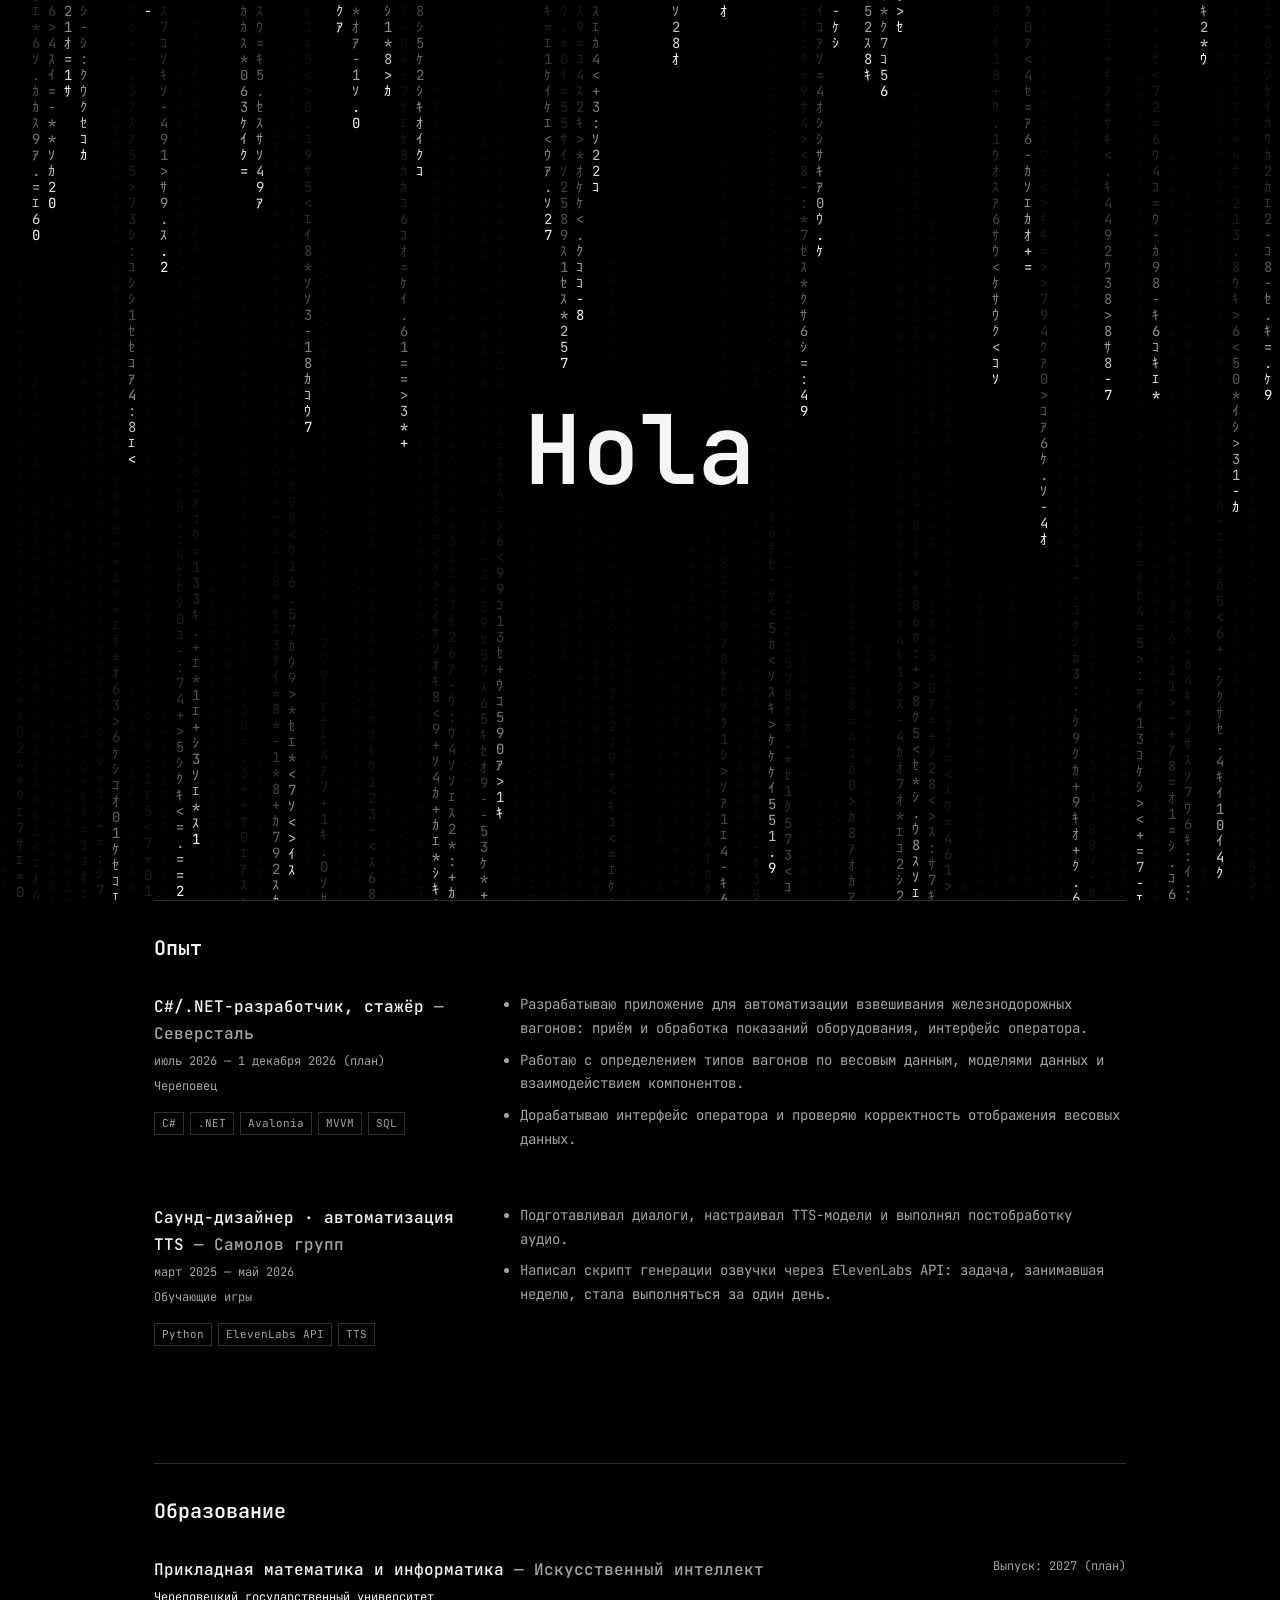
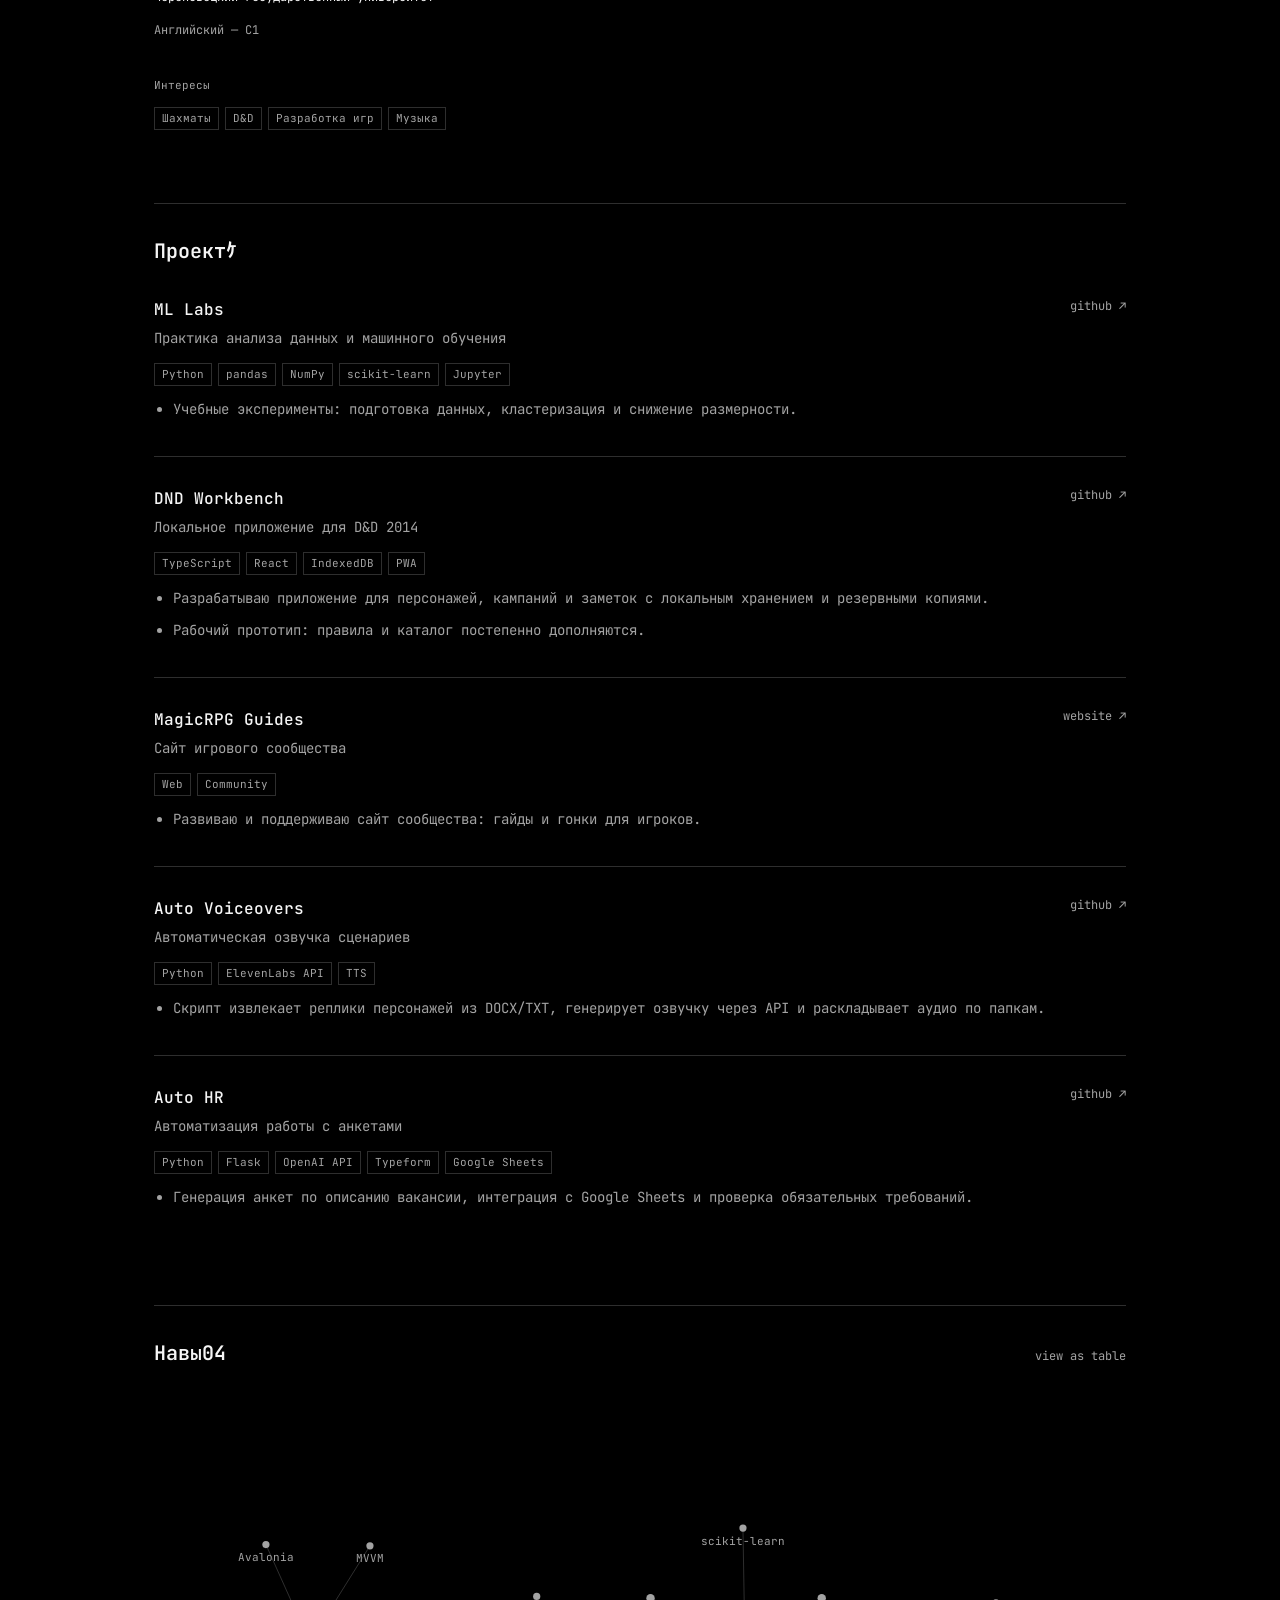
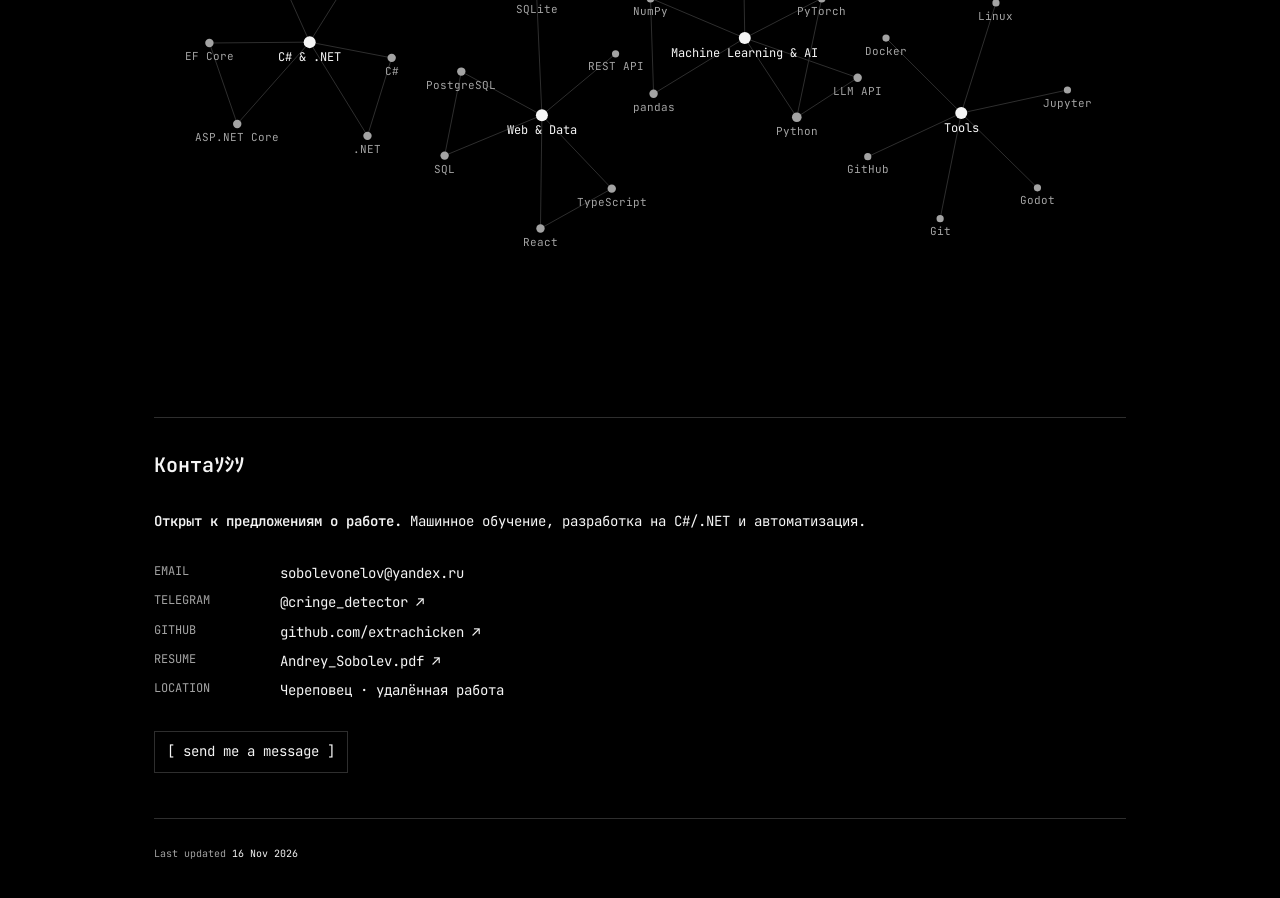
<file: index.html>
<!doctype html>
<html lang="ru" data-theme="dark">
<head>
<meta charset="utf-8"><meta name="viewport" content="width=device-width,initial-scale=1">
<title>Андрей Соболев — Machine Learning · C#/.NET</title>
<meta name="description" content="Андрей Соболев: машинное обучение, разработка на C#/.NET и Python, автоматизация. Опыт, проекты и интерактивное резюме.">
<meta name="theme-color" content="#000000"><meta property="og:title" content="Андрей Соболев — разработчик"><meta property="og:description" content="Machine Learning · C#/.NET · Python. Опыт, проекты и интерактивное резюме."><meta property="og:type" content="website"><meta property="og:url" content="https://extrachicken.github.io/">
<link rel="canonical" href="https://extrachicken.github.io/"><link rel="icon" href="assets/icon.svg">
<link rel="stylesheet" href="assets/vendor/lenis.css?v=2f668ae84a66"><link rel="stylesheet" href="assets/style.css?v=0e1152d8f11d"><script src="assets/theme.js?v=06ea177a6511"></script>
</head>
<body>
<a class="skip-link" href="#experience">Перейти к опыту</a>
<div class="intro" id="intro" aria-hidden="true"><canvas></canvas><span class="intro-word">Hello</span></div>
<canvas id="life" aria-hidden="true"></canvas>
<header class="ribbon"><div class="shell ribbon-inner"><a class="wordmark" href="#top">andrey@extrachicken:~$</a><nav aria-label="Разделы резюме"><a href="#experience"><span class="long">[ experience ]</span><span class="short">exp</span></a><a href="#education"><span class="long">[ education ]</span><span class="short">edu</span></a><a href="#projects"><span class="long">[ projects ]</span><span class="short">proj</span></a><a href="#skills"><span class="long">[ skills ]</span><span class="short">skills</span></a></nav><div class="ribbon-actions"><a class="action" href="resume.pdf" target="_blank" aria-label="Открыть резюме PDF">▤ <span class="long">resume</span><span class="short">CV</span></a><button class="action contact-open" aria-label="Написать Андрею">✉<span class="long"> contact</span></button><button class="action theme-toggle" aria-label="Переключить светлую и тёмную тему"></button></div></div></header>
<main class="shell">
<h1 class="sr-only">Андрей Соболев — Machine Learning · C#/.NET Developer</h1>
<section class="terminal" id="top" tabindex="-1" aria-label="Интерактивный терминал резюме" data-lenis-prevent><div class="terminal-viewport"><div id="terminal-output" aria-live="polite"></div><form id="terminal-form" class="input-line"><label for="terminal-command"><span class="prompt">andrey<span class="host">@extrachicken</span></span><span class="muted"> ~ $ </span></label><span class="terminal-field"><input id="terminal-command" autocomplete="off" autocapitalize="off" spellcheck="false" aria-label="Terminal command"><span class="terminal-mirror" aria-hidden="true"></span></span></form></div></section>
<a class="scroll-cue" href="#experience">more below <span>↓</span></a>
<section class="content-section reveal" id="experience"><h2>Опыт</h2><article class="entry"><div class="entry-meta"><h3>C#/.NET-разработчик, стажёр <span>— Северсталь</span></h3><p>июль 2026 — 1 декабря 2026 (план)</p><p>Череповец</p><div class="tags"><span class="tag">C#</span><span class="tag">.NET</span><span class="tag">Avalonia</span><span class="tag">MVVM</span><span class="tag">SQL</span></div></div><ul><li>Разрабатываю приложение для автоматизации взвешивания железнодорожных вагонов: приём и обработка показаний оборудования, интерфейс оператора.</li><li>Работаю с определением типов вагонов по весовым данным, моделями данных и взаимодействием компонентов.</li><li>Дорабатываю интерфейс оператора и проверяю корректность отображения весовых данных.</li></ul></article><article class="entry"><div class="entry-meta"><h3>Саунд-дизайнер · автоматизация TTS <span>— Самолов групп</span></h3><p>март 2025 — май 2026</p><p>Обучающие игры</p><div class="tags"><span class="tag">Python</span><span class="tag">ElevenLabs API</span><span class="tag">TTS</span></div></div><ul><li>Подготавливал диалоги, настраивал TTS-модели и выполнял постобработку аудио.</li><li>Написал скрипт генерации озвучки через ElevenLabs API: задача, занимавшая неделю, стала выполняться за один день.</li></ul></article></section>
<section class="content-section reveal" id="education"><h2>Образование</h2><article class="education"><div><h3>Прикладная математика и информатика <span>— Искусственный интеллект</span></h3><p>Череповецкий государственный университет</p><p class="muted">Английский — C1</p></div><p class="muted">Выпуск: 2027 (план)</p></article><p class="muted small">Интересы</p><div class="tags"><span class="tag">Шахматы</span><span class="tag">D&D</span><span class="tag">Разработка игр</span><span class="tag">Музыка</span></div></section>
<section class="content-section reveal" id="projects"><h2>Проекты</h2><article class="project"><h3>ML Labs <a href="https://github.com/extrachicken/ML-labs" target="_blank" rel="noreferrer">github ↗</a></h3><p>Практика анализа данных и машинного обучения</p><div class="tags"><span class="tag">Python</span><span class="tag">pandas</span><span class="tag">NumPy</span><span class="tag">scikit-learn</span><span class="tag">Jupyter</span></div><ul><li>Учебные эксперименты: подготовка данных, кластеризация и снижение размерности.</li></ul></article><article class="project"><h3>DND Workbench <a href="https://github.com/extrachicken/DND-Workbench" target="_blank" rel="noreferrer">github ↗</a></h3><p>Локальное приложение для D&amp;D 2014</p><div class="tags"><span class="tag">TypeScript</span><span class="tag">React</span><span class="tag">IndexedDB</span><span class="tag">PWA</span></div><ul><li>Разрабатываю приложение для персонажей, кампаний и заметок с локальным хранением и резервными копиями.</li><li>Рабочий прототип: правила и каталог постепенно дополняются.</li></ul></article><article class="project"><h3>MagicRPG Guides <a href="https://lolimagic.com/" target="_blank" rel="noreferrer">website ↗</a></h3><p>Сайт игрового сообщества</p><div class="tags"><span class="tag">Web</span><span class="tag">Community</span></div><ul><li>Развиваю и поддерживаю сайт сообщества: гайды и гонки для игроков.</li></ul></article><article class="project"><h3>Auto Voiceovers <a href="https://github.com/extrachicken/auto-voiceovers" target="_blank" rel="noreferrer">github ↗</a></h3><p>Автоматическая озвучка сценариев</p><div class="tags"><span class="tag">Python</span><span class="tag">ElevenLabs API</span><span class="tag">TTS</span></div><ul><li>Скрипт извлекает реплики персонажей из DOCX/TXT, генерирует озвучку через API и раскладывает аудио по папкам.</li></ul></article><article class="project"><h3>Auto HR <a href="https://github.com/extrachicken/auto-HR" target="_blank" rel="noreferrer">github ↗</a></h3><p>Автоматизация работы с анкетами</p><div class="tags"><span class="tag">Python</span><span class="tag">Flask</span><span class="tag">OpenAI API</span><span class="tag">Typeform</span><span class="tag">Google Sheets</span></div><ul><li>Генерация анкет по описанию вакансии, интеграция с Google Sheets и проверка обязательных требований.</li></ul></article></section>
<section class="content-section reveal" id="skills"><div class="section-title"><h2>Навыки</h2><button id="skills-toggle" aria-pressed="false">view as table</button></div><div id="skills-body"><div id="skill-graph-wrap"><svg id="skill-graph" aria-label="Интерактивный граф навыков"></svg></div><div id="skill-table" hidden><div><h3>C# &amp; .NET</h3><div class="tags"><span class="tag">C#</span><span class="tag">.NET</span><span class="tag">ASP.NET Core</span><span class="tag">EF Core</span><span class="tag">Avalonia</span><span class="tag">MVVM</span></div></div><div><h3>Web &amp; Data</h3><div class="tags"><span class="tag">TypeScript</span><span class="tag">React</span><span class="tag">SQL</span><span class="tag">PostgreSQL</span><span class="tag">SQLite</span><span class="tag">REST API</span></div></div><div><h3>Machine Learning &amp; AI</h3><div class="tags"><span class="tag">Python</span><span class="tag">pandas</span><span class="tag">NumPy</span><span class="tag">scikit-learn</span><span class="tag">PyTorch</span><span class="tag">LLM API</span></div></div><div><h3>Tools</h3><div class="tags"><span class="tag">Git</span><span class="tag">GitHub</span><span class="tag">Docker</span><span class="tag">Linux</span><span class="tag">Jupyter</span><span class="tag">Godot</span></div></div></div></div></section>
<section class="content-section reveal" id="contact"><h2>Контакты</h2><p><strong>Открыт к предложениям о работе.</strong> Машинное обучение, разработка на C#/.NET и автоматизация.</p><dl class="contact-list"><div><dt>EMAIL</dt><dd><a href="mailto:sobolevonelov@yandex.ru">sobolevonelov@yandex.ru</a></dd></div><div><dt>TELEGRAM</dt><dd><a href="https://t.me/cringe_detector" target="_blank" rel="noreferrer">@cringe_detector ↗</a></dd></div><div><dt>GITHUB</dt><dd><a href="https://github.com/extrachicken" target="_blank" rel="noreferrer">github.com/extrachicken ↗</a></dd></div><div><dt>RESUME</dt><dd><a href="resume.pdf" target="_blank">Andrey_Sobolev.pdf ↗</a></dd></div><div><dt>LOCATION</dt><dd>Череповец · удалённая работа</dd></div></dl><button class="contact-open contact-cta">[ send me a message ]</button></section>
<footer><span>Last updated <b>16 Nov 2026</b></span></footer>
</main>
<dialog id="contact-dialog" aria-labelledby="contact-title" data-lenis-prevent><div class="window-bar"><button id="close-contact" aria-label="Закрыть">×</button><span id="contact-title">new_message.txt</span></div><div class="window-body"><form id="contact-form"><p>to: <b>Андрей Соболев</b></p><label>Ваше имя<input name="name" required maxlength="100" autocomplete="name"></label><label>Ваш email<input name="email" type="email" required maxlength="254" autocomplete="email"></label><label>Сообщение<textarea name="message" required maxlength="3000" rows="5"></textarea></label><p class="small muted">Откроется готовое письмо в вашем почтовом приложении.</p><button type="submit" class="contact-cta">[ compose email ]</button></form><div id="mail-scene" hidden><div class="mail-machines"><figure><span class="pixel-computer"></span><figcaption>you</figcaption></figure><figure><span class="pixel-computer"></span><figcaption>andrey</figcaption></figure></div><span id="mail-letter">✉</span><div id="mail-log" role="status"></div><a id="mail-draft" class="contact-cta" href="mailto:sobolevonelov@yandex.ru" hidden>[ открыть письмо ещё раз ]</a></div></div></dialog>
<noscript><style>.intro,.terminal,.scroll-cue,#skills-toggle,#skill-graph-wrap{display:none!important}#skill-table[hidden]{display:grid!important}</style><p class="shell">Для интерактивного терминала нужен JavaScript. Опыт, проекты и контакты доступны ниже.</p></noscript>
<script src="assets/vendor/lenis.min.js?v=80f53e77f1c1"></script><script src="assets/profile.js?v=ddf6049e7f47"></script><script src="assets/effects.js?v=dfdac4abb23a"></script><script src="assets/terminal.js?v=c19b254a1606"></script><script src="assets/skills.js?v=bf42b8adee41"></script><script src="assets/app.js?v=2951e8da1c63"></script>
</body></html>
</file>
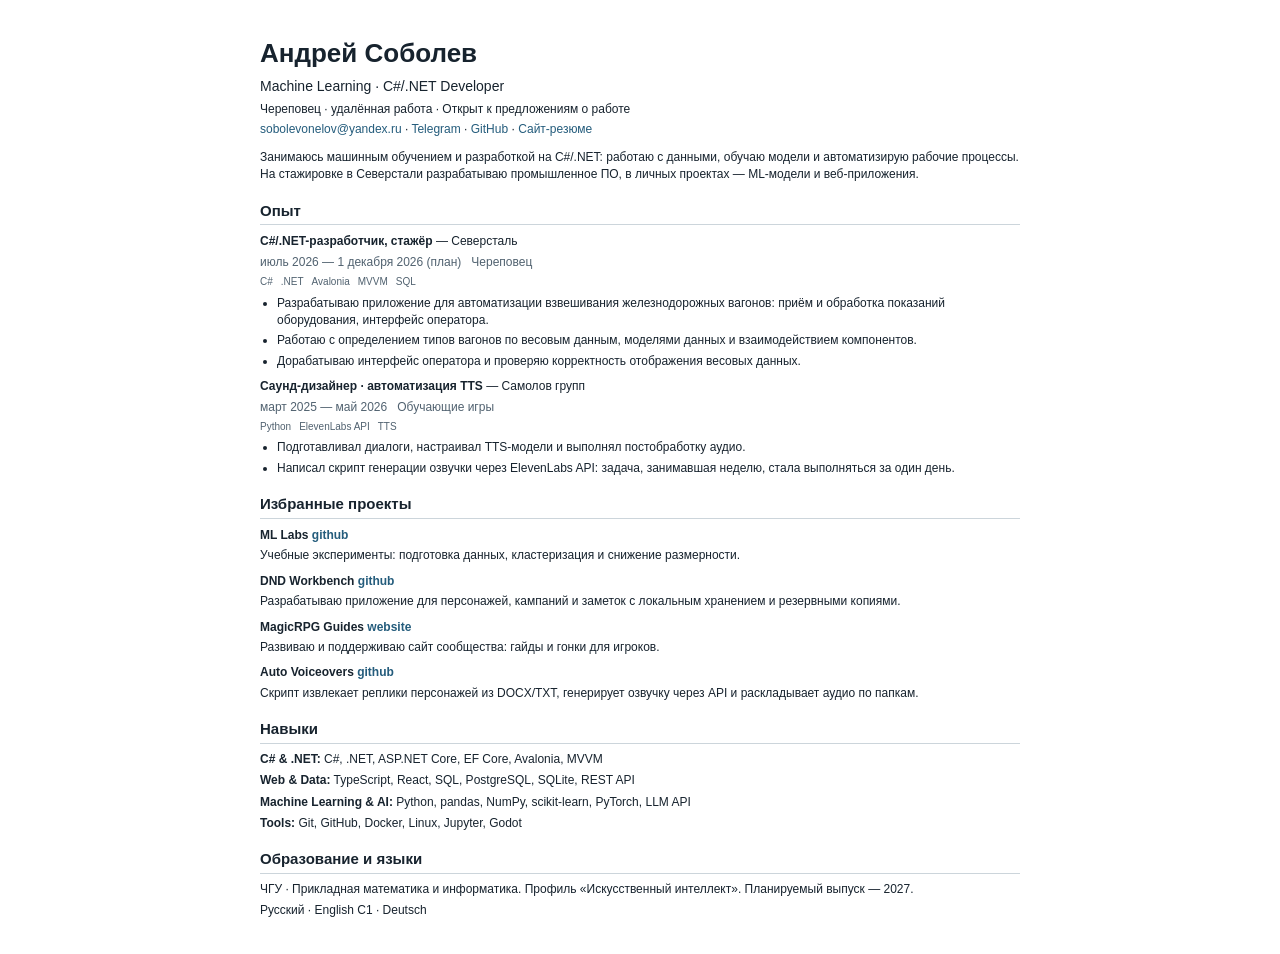
<file: resume.html>
<!doctype html><html lang="ru"><meta charset="utf-8"><title>Андрей Соболев — резюме</title><style>
body{font:12px/1.45 Arial,sans-serif;max-width:760px;margin:35px auto;color:#17232e}h1{font-size:26px;margin:0 0 3px}h2{font-size:15px;border-bottom:1px solid #ccd5db;margin:16px 0 7px;padding-bottom:3px}h3{font-size:12px;margin:8px 0 3px}h3 span{font-weight:400}p{margin:3px 0}ul{padding-left:17px;margin:5px 0}li{margin:3px 0}a{color:#245c7c;text-decoration:none}.tags{font-size:10px;color:#516270;margin:4px 0}.tag{margin-right:8px}article{break-inside:avoid}.entry-meta p{display:inline;margin-right:10px;color:#516270}.role{font-size:14px;margin-bottom:5px}.about{margin-top:10px}.skills p{margin:4px 0}@page{size:A4;margin:14mm 16mm}@media print{body{margin:0}}
</style><body><h1>Андрей Соболев</h1><p class="role">Machine Learning · C#/.NET Developer</p><p>Череповец · удалённая работа · Открыт к предложениям о работе</p><p><a href="mailto:sobolevonelov@yandex.ru">sobolevonelov@yandex.ru</a> · <a href="https://t.me/cringe_detector">Telegram</a> · <a href="https://github.com/extrachicken">GitHub</a> · <a href="https://extrachicken.github.io/">Сайт-резюме</a></p><p class="about">Занимаюсь машинным обучением и разработкой на C#/.NET: работаю с данными, обучаю модели и автоматизирую рабочие процессы. На стажировке в Северстали разрабатываю промышленное ПО, в личных проектах — ML-модели и веб-приложения.</p><h2>Опыт</h2><article class="entry"><div class="entry-meta"><h3>C#/.NET-разработчик, стажёр <span>— Северсталь</span></h3><p>июль 2026 — 1 декабря 2026 (план)</p><p>Череповец</p><div class="tags"><span class="tag">C#</span><span class="tag">.NET</span><span class="tag">Avalonia</span><span class="tag">MVVM</span><span class="tag">SQL</span></div></div><ul><li>Разрабатываю приложение для автоматизации взвешивания железнодорожных вагонов: приём и обработка показаний оборудования, интерфейс оператора.</li><li>Работаю с определением типов вагонов по весовым данным, моделями данных и взаимодействием компонентов.</li><li>Дорабатываю интерфейс оператора и проверяю корректность отображения весовых данных.</li></ul></article><article class="entry"><div class="entry-meta"><h3>Саунд-дизайнер · автоматизация TTS <span>— Самолов групп</span></h3><p>март 2025 — май 2026</p><p>Обучающие игры</p><div class="tags"><span class="tag">Python</span><span class="tag">ElevenLabs API</span><span class="tag">TTS</span></div></div><ul><li>Подготавливал диалоги, настраивал TTS-модели и выполнял постобработку аудио.</li><li>Написал скрипт генерации озвучки через ElevenLabs API: задача, занимавшая неделю, стала выполняться за один день.</li></ul></article><h2>Избранные проекты</h2><article><h3>ML Labs <a href="https://github.com/extrachicken/ML-labs">github</a></h3><p>Учебные эксперименты: подготовка данных, кластеризация и снижение размерности.</p></article><article><h3>DND Workbench <a href="https://github.com/extrachicken/DND-Workbench">github</a></h3><p>Разрабатываю приложение для персонажей, кампаний и заметок с локальным хранением и резервными копиями.</p></article><article><h3>MagicRPG Guides <a href="https://lolimagic.com/">website</a></h3><p>Развиваю и поддерживаю сайт сообщества: гайды и гонки для игроков.</p></article><article><h3>Auto Voiceovers <a href="https://github.com/extrachicken/auto-voiceovers">github</a></h3><p>Скрипт извлекает реплики персонажей из DOCX/TXT, генерирует озвучку через API и раскладывает аудио по папкам.</p></article><h2>Навыки</h2><div class="skills"><p><b>C# &amp; .NET:</b> C#, .NET, ASP.NET Core, EF Core, Avalonia, MVVM</p><p><b>Web &amp; Data:</b> TypeScript, React, SQL, PostgreSQL, SQLite, REST API</p><p><b>Machine Learning &amp; AI:</b> Python, pandas, NumPy, scikit-learn, PyTorch, LLM API</p><p><b>Tools:</b> Git, GitHub, Docker, Linux, Jupyter, Godot</p></div><h2>Образование и языки</h2><p>ЧГУ · Прикладная математика и информатика. Профиль «Искусственный интеллект». Планируемый выпуск — 2027.</p><p>Русский · English C1 · Deutsch</p></body></html>
</file>
<file: assets/vendor/lenis.css>
html.lenis,
html.lenis body {
  height: auto;
}

.lenis:not(.lenis-autoToggle).lenis-stopped {
  overflow: clip;
}

.lenis [data-lenis-prevent],
.lenis [data-lenis-prevent-wheel],
.lenis [data-lenis-prevent-touch],
.lenis [data-lenis-prevent-vertical],
.lenis [data-lenis-prevent-horizontal] {
  overscroll-behavior: contain;
}

.lenis.lenis-smooth iframe {
  pointer-events: none;
}

.lenis.lenis-autoToggle {
  transition-property: overflow;
  transition-duration: 1ms;
  transition-behavior: allow-discrete;
}
</file>
<file: assets/style.css>
@font-face{font-family:JetBrains Mono;src:url(jetbrains-400.ttf);font-weight:400;font-display:swap}@font-face{font-family:JetBrains Mono;src:url(jetbrains-500.ttf);font-weight:500;font-display:swap}@font-face{font-family:JetBrains Mono;src:url(jetbrains-600.ttf);font-weight:600;font-display:swap}
:root{--bg:#000;--surface:#141414;--line:#2e2e2e;--text:#f5f5f5;--muted:#a3a3a3;--accent:#79c7ed;--life:#161616;color-scheme:dark;--header:56px}
:root[data-theme=light]{--bg:#eff1f5;--surface:#e6e9ef;--line:#ccd0da;--text:#3c3f55;--muted:#5c5f77;--accent:#285875;--life:#dce0e8;color-scheme:light}
*{box-sizing:border-box}html{scroll-padding-top:72px}body{margin:0;background:var(--bg);color:var(--text);font:14px/1.7 'JetBrains Mono',monospace}button,input,textarea{font:inherit}button,a,input,textarea{-webkit-tap-highlight-color:transparent}a{color:inherit;text-decoration:none}a:hover,button:hover{color:var(--accent)}button{color:inherit;border:0;background:none;padding:0;cursor:pointer}button:disabled{cursor:wait}a:focus-visible,button:focus-visible,input:focus-visible,textarea:focus-visible{outline:1px dashed var(--accent);outline-offset:5px}::selection{background:var(--accent);color:var(--bg)}p{margin:0 0 12px}h1,h2,h3{line-height:1.7}h1{font-size:26px}h2{font-size:20px;font-weight:600;margin:0 0 28px}h3{font-size:16px;font-weight:500;margin:0 0 4px}h3 span,.muted{color:var(--muted)}.small,small{font-size:11px}.shell{width:min(76%,1100px);margin-inline:auto}.sr-only,.skip-link:not(:focus){position:absolute;width:1px;height:1px;padding:0;overflow:hidden;clip:rect(0,0,0,0);white-space:nowrap}.skip-link:focus{position:fixed;z-index:120;left:16px;top:10px;padding:8px;background:var(--bg)}[hidden]{display:none!important}
.ribbon{height:var(--header);position:sticky;top:0;z-index:30;border-bottom:1px solid var(--line);background:var(--bg)}.ribbon-inner{display:flex;align-items:center;gap:28px;height:100%}.wordmark{font-weight:600;white-space:nowrap}.ribbon nav{display:flex;gap:22px;margin-right:auto;font-size:12px;white-space:nowrap}.ribbon nav a{color:var(--muted)}.ribbon nav a[aria-current=true]{color:var(--accent)}.ribbon-actions{display:flex;gap:7px;align-items:center}.action{min-height:34px;padding:4px 10px;border:1px solid var(--line);font-size:12px;display:inline-flex;align-items:center;justify-content:center;gap:5px;white-space:nowrap}.short{display:none}.theme-toggle svg{display:block;width:18px;height:18px;fill:currentColor}.theme-toggle rect{transition:opacity .25s var(--delay)}[data-theme=dark] .theme-toggle [data-moon]:not([data-sun]),[data-theme=light] .theme-toggle [data-sun]:not([data-moon]){opacity:0}
.terminal{margin-top:16px;height:calc(100svh - 88px);min-height:560px;border:1px solid var(--line);border-radius:8px;background:var(--bg);position:relative;z-index:2;display:flex;flex-direction:column;overflow:hidden}.terminal-viewport{padding:22px 24px;overflow:auto;flex:1;scrollbar-width:thin;scrollbar-color:var(--line) transparent;overscroll-behavior:contain}.terminal-entry{margin-bottom:22px;overflow-wrap:anywhere}.terminal-command{margin-bottom:15px;white-space:pre-wrap}.prompt{font-weight:500}.fastfetch{display:grid;grid-template-columns:1fr 1fr;gap:40px;align-items:center;margin-bottom:20px}.ascii{font:5.8px/1.03 'JetBrains Mono',monospace;white-space:pre;letter-spacing:0;margin:0;text-align:center;user-select:none;color:var(--text)}.system-info>p{display:flex;align-items:center;gap:12px;margin-bottom:16px}.rule{height:1px;background:var(--line);flex:1}.system-info dl,.contact-list{margin:0}.system-info dl>div,.contact-list>div{display:grid;grid-template-columns:110px minmax(0,1fr);gap:16px;line-height:1.7}.system-info dt,.contact-list dt{color:var(--muted);font-size:12px}.system-info dd,.contact-list dd{margin:0;overflow-wrap:anywhere}.system-info dd a:hover{color:var(--accent)}.terminal-message{white-space:pre-wrap;overflow-wrap:anywhere}.terminal-message p{margin:0 0 10px}.terminal-table{display:grid;grid-template-columns:180px minmax(0,1fr);gap:4px 18px;margin:14px 0}.terminal-grid{display:flex;flex-wrap:wrap;gap:10px 22px}.terminal-grid span{min-width:115px}.input-line{display:flex;gap:8px;align-items:baseline;white-space:nowrap}.terminal-field{flex:1;position:relative;min-width:50px}.terminal-field input{color:transparent;caret-color:transparent;background:transparent;border:0;outline:none;width:100%;padding:0;position:relative;z-index:1}.terminal-mirror{position:absolute;left:0;top:0;width:100%;white-space:pre;pointer-events:none;overflow:hidden}.cursor{background:var(--text);color:var(--bg);animation:blink 1s steps(2,start) infinite;display:inline-block;min-width:1ch}.terminal-field:not(:focus-within) .cursor{background:transparent;outline:1px solid var(--muted);animation:none}.scroll-cue{position:absolute;top:calc(100svh - 32px);left:50%;transform:translateX(-50%);z-index:3;padding:4px 14px;border:1px solid var(--line);border-radius:18px;background:var(--bg);font-size:10px;transition:opacity .3s}.scroll-cue span{display:inline-block;animation:down 1.5s ease-in-out infinite}.scroll-cue.is-hidden{opacity:0;pointer-events:none}
.content-section{border-top:1px solid var(--line);padding:30px 0 45px;margin-top:16px;scroll-margin-top:0;position:relative}.content-section:first-of-type{margin-top:16px}.entry{display:grid;grid-template-columns:32% minmax(0,1fr);gap:36px;margin-bottom:24px;padding-bottom:20px}.entry-meta p{font-size:12px;color:var(--muted);margin:4px 0}.entry-meta .tags{margin-top:16px}ul{margin:0;padding-left:19px;color:var(--muted)}li{margin-bottom:8px}.tags{display:flex;flex-wrap:wrap;gap:6px;margin:12px 0}.tag{font-size:11px;border:1px solid var(--line);padding:1px 7px;white-space:nowrap;color:var(--muted);line-height:1.75}.education{display:flex;justify-content:space-between;gap:20px;margin-bottom:24px}.education p{font-size:12px}.education>p{white-space:nowrap}.project{border-bottom:1px solid var(--line);padding-bottom:26px;margin-bottom:28px}.project:last-child{border:0;margin-bottom:0}.project h3{display:flex;justify-content:space-between;gap:20px}.project h3 a{font-size:12px;color:var(--muted);font-weight:400;white-space:nowrap}.project>p{color:var(--muted)}.section-title{display:flex;justify-content:space-between;align-items:baseline;gap:20px}.section-title>a,.section-title>button{font-size:12px;color:var(--muted)}#skill-graph{display:block;width:100%;height:clamp(380px,62vh,560px);touch-action:none;overflow:visible}#skill-graph line{stroke:var(--line);stroke-width:1;transition:opacity .2s}#skill-graph g{cursor:grab;outline:none;transition:opacity .2s}#skill-graph g:active{cursor:grabbing}#skill-graph circle{fill:var(--muted)}#skill-graph .hub circle{fill:var(--text)}#skill-graph text{fill:var(--muted);font:11px 'JetBrains Mono',monospace;text-anchor:middle}#skill-graph .hub text{fill:var(--text);font-weight:400;font-size:12px}#skill-graph g:focus-visible circle{stroke:var(--accent);stroke-width:3}#skill-table{display:grid;grid-template-columns:1fr 1fr;gap:30px}#skill-table h3{font-size:14px}.skill-ghost{position:fixed;top:0;left:0;z-index:50;pointer-events:none;margin:0;background:var(--bg)}#skills-body.is-flying{visibility:hidden}.contact-list{margin:25px 0}.contact-list>div{line-height:2.1}.contact-cta{border:1px solid var(--line);padding:8px 12px;display:inline-block}footer{border-top:1px solid var(--line);padding:26px 0 36px;display:flex;justify-content:space-between;gap:20px;color:var(--muted);font-size:10px}footer b{color:var(--text);font-weight:400}
#life{position:fixed;inset:0;width:100%;height:100%;pointer-events:none;z-index:-1}.intro{position:fixed;inset:0;background:var(--bg);z-index:100;display:grid;place-items:center;perspective:600px;transition:opacity .4s}.intro.leaving{opacity:0;pointer-events:none}.intro canvas{position:absolute;inset:0;width:100%;height:100%}.intro-word{position:relative;font-size:clamp(40px,8vw,96px);font-weight:600;text-shadow:0 0 25px var(--bg),0 0 48px var(--bg);animation:flip .45s ease-out}.reveal.is-ready:not(.is-visible){opacity:0}.reveal.is-visible [data-print]{animation:print-in .22s steps(3,end) both;animation-delay:var(--delay,0ms)}
#contact-dialog{border:1px solid var(--line);border-radius:4px;background:var(--bg);color:var(--text);padding:0;width:min(540px,calc(100vw - 32px));max-height:90svh;box-shadow:0 20px 100px #0008;animation:window-open .2s steps(4,end)}#contact-dialog::backdrop{background:#0009;backdrop-filter:blur(3px)}.window-bar{background:var(--surface);padding:8px 12px;display:flex;align-items:center;gap:15px;font-size:12px;border-bottom:1px solid var(--line)}#close-contact{font-size:20px;line-height:1;width:20px}.window-body{padding:25px}.window-body label{display:block;font-size:12px;color:var(--muted);margin:16px 0}.window-body input,.window-body textarea{display:block;width:100%;background:transparent;border:1px solid var(--line);color:var(--text);padding:9px;margin-top:5px;resize:vertical}.mail-machines{display:flex;justify-content:space-between;padding:30px 25px 40px}.mail-machines figure{margin:0;text-align:center;font-size:11px}.pixel-computer svg{width:80px;height:70px;fill:var(--text)}.pixel-computer .screen{fill:var(--surface)}.pixel-computer .pixel-cursor{animation:blink 1s steps(2) infinite}#mail-scene{position:relative;min-height:260px}#mail-letter{position:absolute;left:70px;top:50px;font-size:32px;opacity:0;color:var(--accent)}#mail-log{font-size:11px;color:var(--muted);white-space:pre-wrap}#mail-draft{margin-top:20px;font-size:12px}
@keyframes blink{50%{opacity:0}}@keyframes flip{from{opacity:0;transform:rotateX(-90deg)}to{opacity:1;transform:none}}@keyframes print-in{from{opacity:0;transform:translateY(5px)}to{opacity:1;transform:none}}@keyframes down{50%{transform:translateY(3px)}}@keyframes window-open{from{opacity:0;transform:scale(.4)}to{opacity:1;transform:none}}
@media(max-width:1250px){.shell{width:86%}.ribbon-inner{gap:18px}.ribbon nav{gap:10px}.wordmark{font-size:12px}.fastfetch{gap:20px}.system-info{font-size:12px}.system-info dl>div{grid-template-columns:95px 1fr;gap:12px}.system-info dt{font-size:11px}}
@media(max-width:900px){.shell{width:calc(100% - 32px)}.wordmark{display:none}.ribbon nav{gap:12px}.long{display:none}.short{display:inline}.ribbon nav{font-size:11px;gap:14px}.ribbon-inner{gap:10px}.action{padding:5px 9px}.fastfetch{gap:16px}.ascii{font-size:4.5px}.entry{grid-template-columns:35% 1fr;gap:24px}.education{display:block}#skill-graph{height:560px}}
@media(max-width:600px){body{font-size:13px}.ribbon nav{font-size:10px;gap:12px}.ribbon-inner{gap:5px}.ribbon-actions{gap:4px}.action{font-size:11px;min-height:35px;padding:4px 7px}.terminal{min-height:540px;height:calc(100svh - 80px);margin-top:12px}.terminal-viewport{padding:20px 12px}.fastfetch{grid-template-columns:1fr;gap:22px}.ascii{font-size:clamp(3.7px,1.23vw,4.8px);line-height:1.03}.system-info{font-size:12px}.system-info dl>div{grid-template-columns:88px 1fr;gap:12px}.system-info>p{font-size:14px}.host{display:none}.terminal-table{grid-template-columns:1fr;gap:0}.terminal-table>span:nth-child(even){padding-left:14px;margin-bottom:12px;color:var(--muted)}.terminal-entry{margin-bottom:22px}.entry{display:block}.entry ul{margin-top:20px}.entry-meta .tags{margin:12px 0}.education{display:block}.project h3{gap:8px}.content-section{padding:26px 0 32px}h2{font-size:18px}h3{font-size:14px}.contact-list>div{grid-template-columns:80px 1fr;gap:8px;font-size:12px}#skill-table{grid-template-columns:1fr;gap:24px}#skill-graph{height:880px}footer{flex-direction:column;gap:8px}.scroll-cue{top:calc(100svh - 22px)}.window-body{padding:20px}}
@media(prefers-reduced-motion:reduce){*,*::before,*::after{scroll-behavior:auto!important;animation:none!important;transition:none!important}.intro{display:none}.reveal{opacity:1!important}.cursor{opacity:1}}
@media print{.ribbon,.intro,#life,.terminal,.scroll-cue,#skills,#contact-dialog,.contact-cta,footer{display:none!important}.shell{width:100%}.reveal{opacity:1!important}.content-section{break-inside:avoid}}

@media(min-width:601px) and (max-width:760px){.fastfetch{grid-template-columns:1fr}.ascii{font-size:5px}}
</file>
